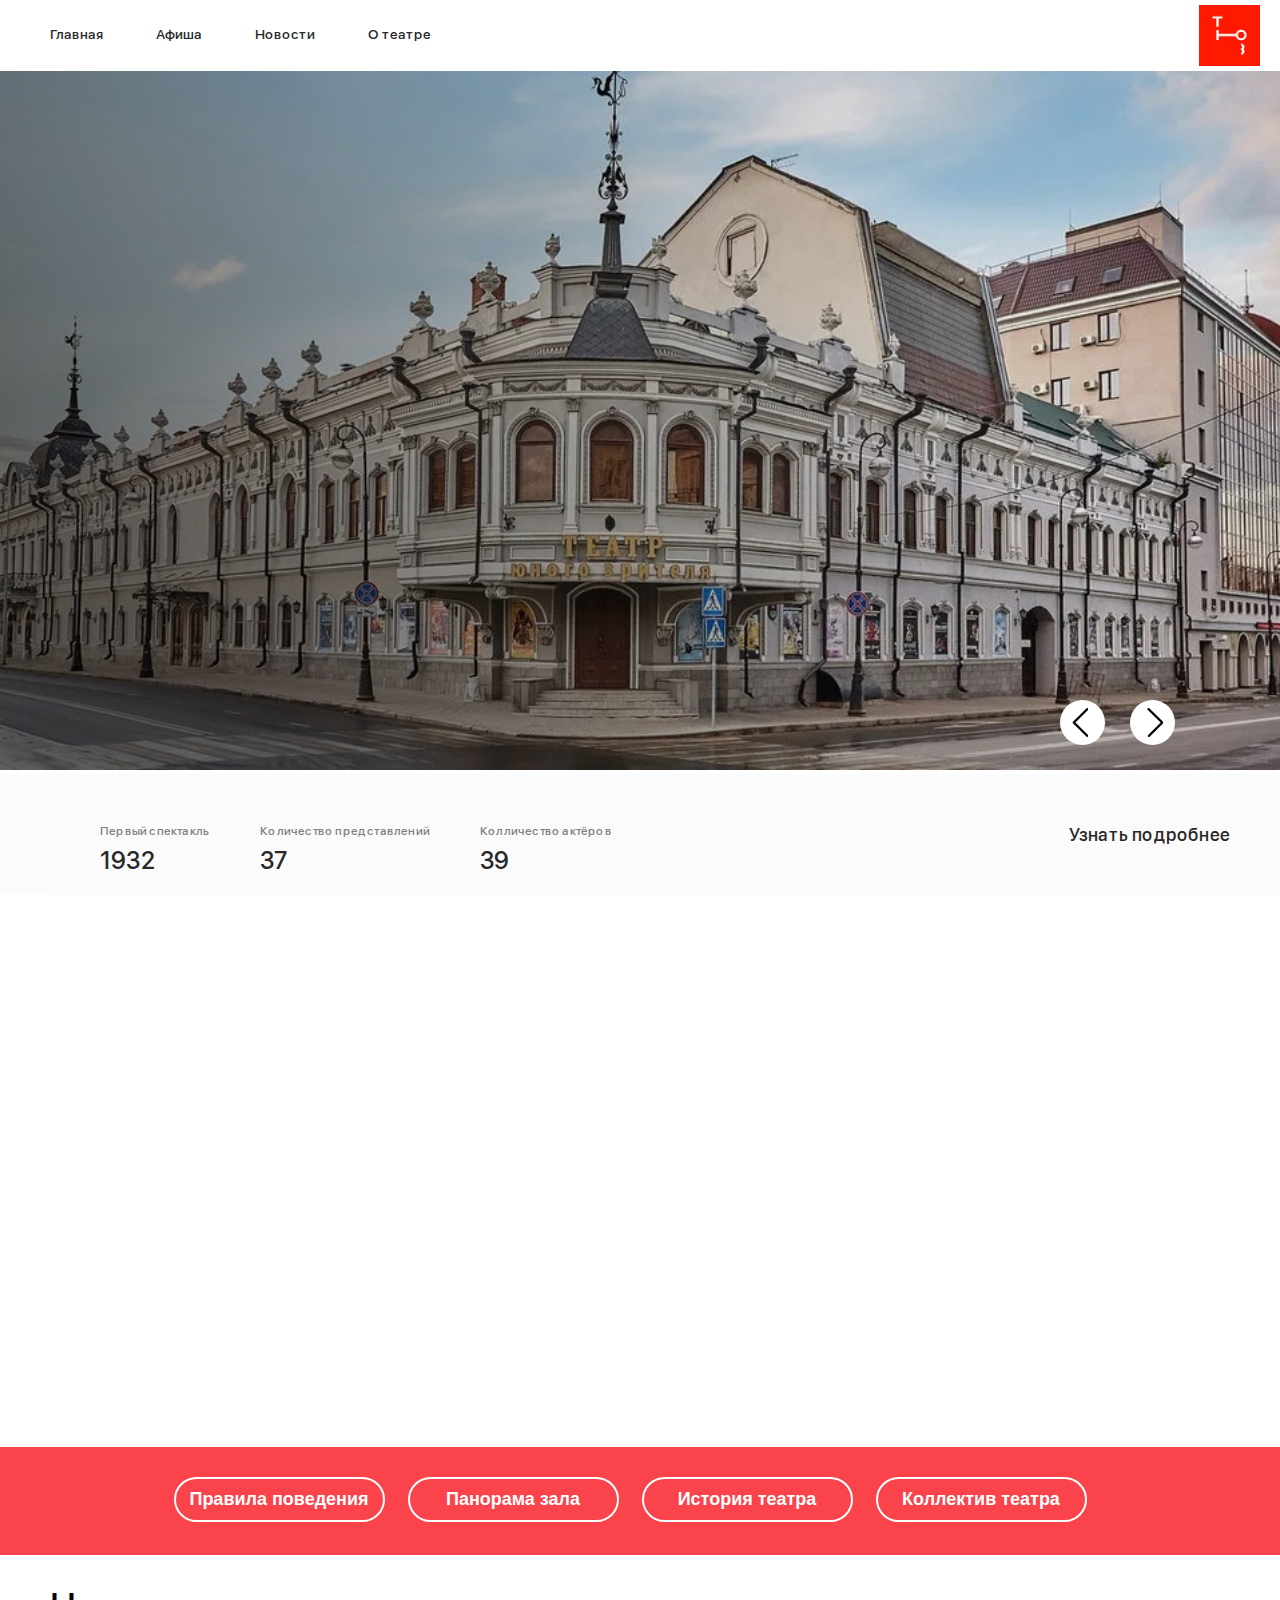
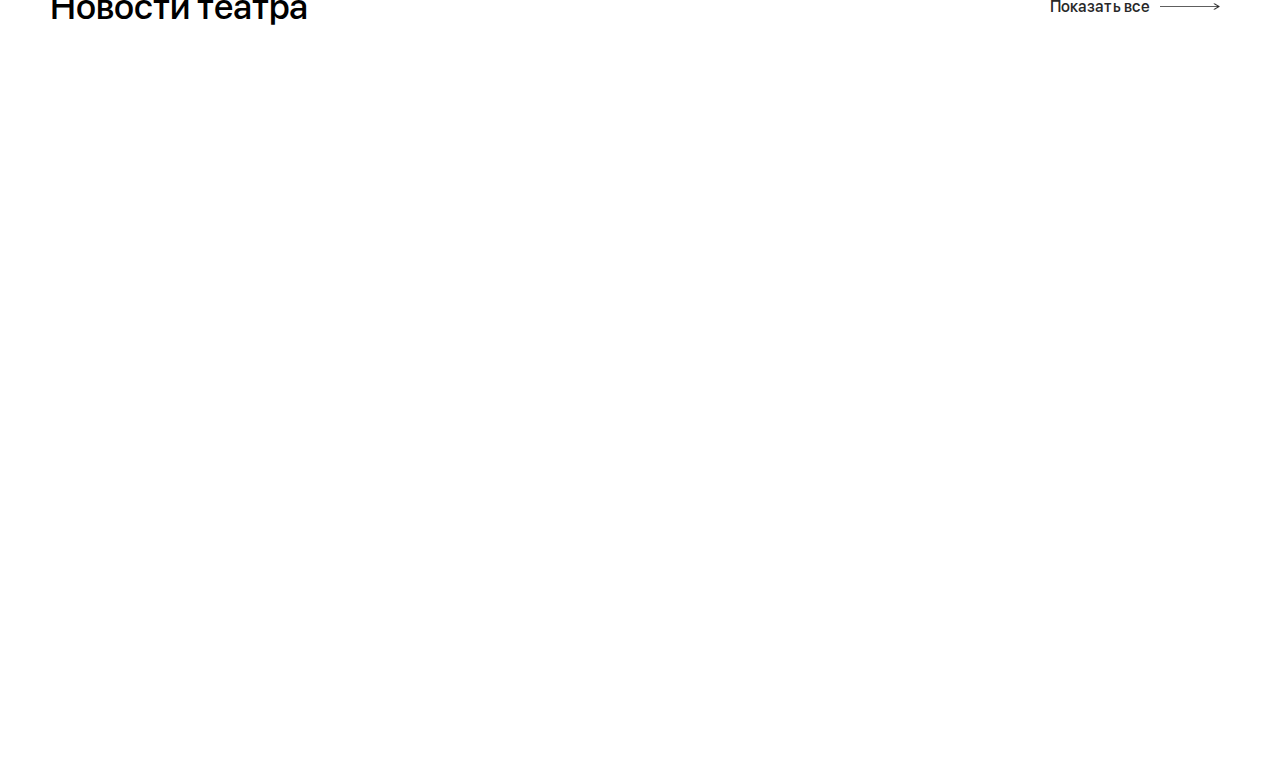
<file: index.html>
<!DOCTYPE html>
<html>

<head>

		<meta charset="utf-8">
		<link rel="stylesheet" type="text/css" href="css/main.css">		
		<link rel="stylesheet" href="css/owl.carousel.min.css">
		<link rel="stylesheet" href="css/owl.theme.default.min.css">
		<link
    rel="stylesheet"
    href="https://cdnjs.cloudflare.com/ajax/libs/animate.css/4.1.1/animate.min.css"
  />
  <link rel="icon" href="assets/images/logo.jpg" type="image/x-icon">
  <meta charset="utf-8">
  <link href = "css/style.css" rel = "stylesheet" type = "text/css" />
  <meta name="viewport" content="width=device-width,initial-scale=1.0">
  <title>Театр Юного Зрителя</title>
	
</head>



	<body>
		<header class="mainHeader">
		  	<div class="main__menu fixed">
		  		<div class="btn_up">
		  			<a href="main.html">Главная</a>
		  			<a href="poster.html">Афиша</a>
		  			<a href="news.html">Новости</a>
		  			<a href="museum.html">О театре</a>		
		  		</div>
		  		<img src="assets/images/logo.jpg" alt="" class="logo">
		  	</div>
			<div class="owl-carousel owl-theme">
			    <div class="item">
			    	<div class="gradient">
			    		<img src="assets/images/sliderPhoto.jpg" alt="" class="slider__photo">
			    	</div>
			    </div>
			    <div class="item"><img src="assets/images/fkpH-FlgJ-o.jpg" alt="" class="slider__photo">
			    </div>
			</div>
			<div id="header" class="rel">
			

		<div class="header_st">
			<div class="con1">
				<h1 class="up">Первый спектакль</h1>
				<h2 class="down">1932</h2>	
			</div>

			<div class="con2">
				<h1 class="up">Количество представлений</h1>
				<h2 class="down">37</h2>	
			</div>


			<div class="con3">
				<h1 class="up">Колличество актёров</h1>
				<h2 class="down">39</h2>	
			</div>
			<a href="museum.html" class="moreIfnoStart">Узнать подробнее</a>
		</div>
			 	 
			</div>
		</header>
		<div class="litGal">
		<div class="list">
			<h2 class="animate__animated listh2 animate__faster">Ближайшие премьеры</h2>
			<div class="gal animate__animated animate__faster">
				<div class="owl-carousel owl-theme">
				    <div class="item">
				    	<div class="block" style="background-image: url('assets/images/9I3Mn0jfH2s.jpg');">
				    		<div style="display:flex;">
					    		<div class="date">14 мая,  11:00</div>
					    		<div class="rate">0+</div>
					    	</div>
					    	<div class="">
					    		<p class="name">Светлячки</p>
					    		<p class="desc">Герои этой волшебной сказки Фоник и Светик охраняют Луну. Они рассказывают малышам о том, как появляется свет, и предлагают зрителям окунуться в мир чудес! Ещё в нашем лесу живёт Мотылёк, который мечтает быть таким же ярким, как Светлячки, и отправляется в ночное путешествие вместе с главными героями.</p>
					    	</div>
				    	</div>
				    </div>
				    <div class="item"><div class="block" style="background-image: url('assets/images/peopPhoto.jpg');">
				    		<div style="display:flex;">
					    		<div class="date">14 мая, 11:00</div>
					    		<div class="rate">14+</div>
					    	</div>
					    	<div class="">
					    		<p class="name">Иваново детство</p>
					    		<p class="desc">Иван — это ребёнок, снедаемый страстью взрослого. Он потерял детство на войне и погиб, потому что жил как взрослый.</p>
					    	</div>
				    	</div></div>
				    <div class="item"><div class="block" style="background-image: url('assets/images/bQQ92jI2ZMo.jpg');">
				    		<div style="display:flex;">
					    		<div class="date">14 Мая, 18:30</div>
					    		<div class="rate">16+</div>
					    	</div>
					    	<div class="">
					    		<p class="name">Приглашение на кАЗнь</p>
					    		<p class="desc">Цинцинната Ц. приговорили к смерти за его особенность. И теперь в ожидании смерти он расстается постепенно с фальшивыми привязанностями, понятиями, идеями, сохраняя и оберегая в себе, то единственно важное, что будет жить вечно и что является единственной реальностью.</p>
					    	</div>
				    	</div></div>
				    <div class="item"><button class="more" onclick="window.location.href = 'poster.html';">Афиша</button></div>
				</div>
			</div>
		</div>
		</div>
		<div class="polos">
			<button href="#"> Правила поведения </button>
			<button href="#"> Панорама зала</button>
			<button href="#"> История театра</button>
			<button href="#"> Коллектив театра</button>
		</div>
		<div class="container">
		<div class="news">
			<div class="top">
				<h2 class="newsh2">Новости театра</h2>
				<a class="arrowMoreBt" href="news.html">
					<p>Показать все</p>
					<img src="assets/images/arrowMore.png" alt="" class="arrowMore">
				</a>
				
			</div>
			
		</div>
		<div class="newsPosts" >
			<div class="newsPostsRow">
				<div class="post animate__animated ">
					<img src="assets/images/theatNews.jpg" alt="">
					<div class="description">
						<h4>24 мая - благотворительный показ спектакля «Иваново детство»</h4>
						<p>12.05.21</p>
					</div>
					<p class="NewsFont">24 мая пройдет благотворительный показ спектакля “Иваново детство”.</p>
				</div>
				<div class="post animate__animated "><img src="assets/images/Rectangle 154.jpg" alt="">
					<div class="description">
						<h4>"Маленький принц" с сурдопереводом и тифлокомментированием</h4>
						<p>12.05.21</p>
					</div>
					<p class="NewsFont">29 мая пройдет показ в рамках проекта "Театр без границ"</p></div>
			</div>
			<div class="newsPostsRow">
				<div class="post animate__animated "><img src="assets/images/Rectangle 155.jpg" alt="">
					<div class="description">
						<h4>Вячеслав Казанцев - народный артист РТ!</h4>
						<p>12.05.21</p>
					</div>
					<p class="NewsFont">Президент РТ Рустам Минниханов присвоил ему звание в Казанском Кремле</p></div>
				<div class="post animate__animated "><img src="assets/images/Rectangle 156.jpg" alt="">
					<div class="description">
						<h4>Радион Букаев представит свой первый спектакль в Казанском ТЮЗе</h4>
						<p>12.05.21</p>
					</div>
					<p class="NewsFont">Им станет постановка о 1970-1980 годах театра, приуроченная к 90-летнему юбилею ТЮЗа

</p></div>
			</div>
		</div>
			<div class="bgMap">
				<script type="text/javascript" charset="utf-8" async src="https://api-maps.yandex.ru/services/constructor/1.0/js/?um=constructor%3A0de1b10c93c2e46ae103906cdb27eb4ba3c999858bda5caa435136af47b0e7d7&amp;width=100%25&amp;height=450&amp;lang=ru_RU&amp;scroll=true"></script>
			</div></div>
		  <footer style="opacity: 0">
		  	<h4>телефон : +7(843)292-18-75 </h4>
		  	<h4>адрес:  Казань, улица Островского, 10</h4>



		  </footer>
		  <script type="text/javascript" src="js/jquery-3.6.0.min.js"></script>
			<script type="text/javascript" src="js/main.js"></script>
			<script  type="text/javascript" src="js/owl.carousel.min.js"></script>
			<script  type="text/javascript" src="js/owl.carousel.js"></script>
	</body>




</html>
</file>
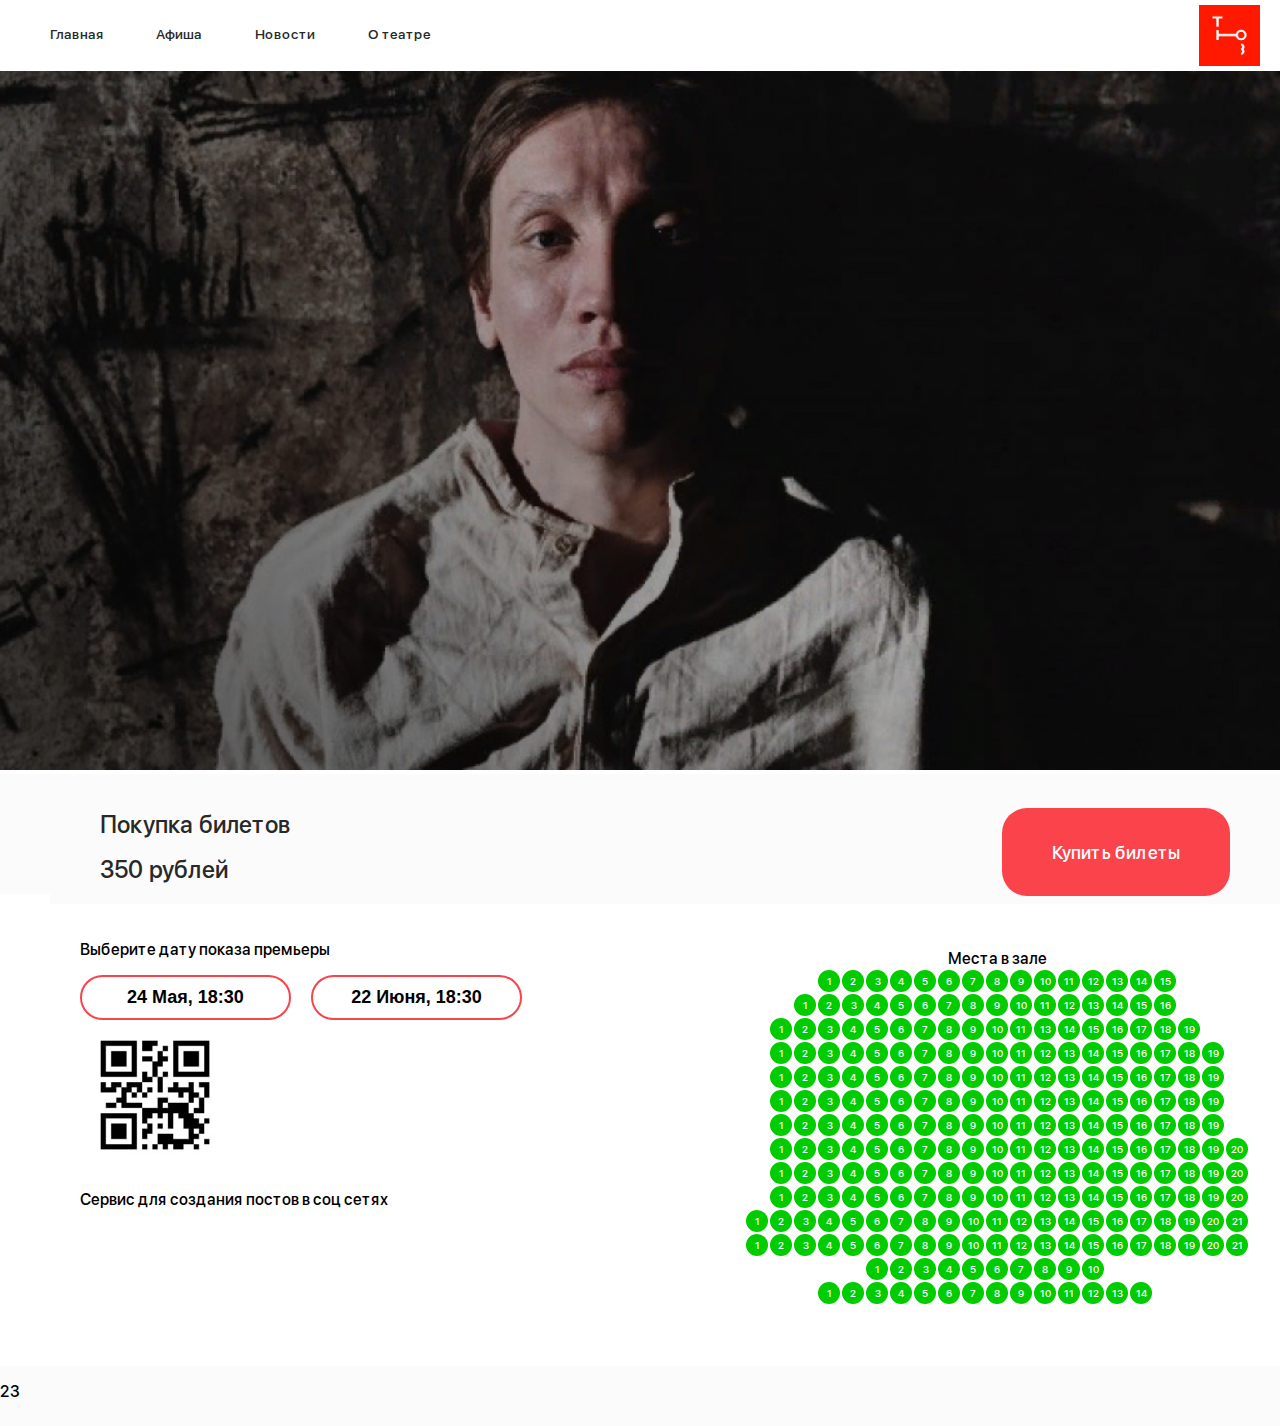
<file: buyPage.html>
<!DOCTYPE html>
<html>

<head>

        <meta charset="utf-8">
        <link rel="stylesheet" type="text/css" href="css/main.css">
        <link rel="stylesheet" type="text/css" href="css/museum.css">
        <link rel="stylesheet" type="text/css" href="css/buy.css">   
        <link rel="stylesheet" type="text/css" href="css/ivent.css">     
        <link rel="stylesheet" href="css/owl.carousel.min.css">
        <link rel="stylesheet" href="css/owl.theme.default.min.css">
        <link
    rel="stylesheet"
    href="https://cdnjs.cloudflare.com/ajax/libs/animate.css/4.1.1/animate.min.css"
  />
  <link rel="icon" href="assets/images/logo.jpg" type="image/x-icon">
  <title>Покупка билета</title>
  <link href="https://cdn.jsdelivr.net/npm/bootstrap@5.0.1/dist/css/bootstrap.min.css" rel="stylesheet" integrity="sha384-+0n0xVW2eSR5OomGNYDnhzAbDsOXxcvSN1TPprVMTNDbiYZCxYbOOl7+AMvyTG2x" crossorigin="anonymous">
<script src="https://cdn.jsdelivr.net/npm/bootstrap@5.0.1/dist/js/bootstrap.bundle.min.js" integrity="sha384-gtEjrD/SeCtmISkJkNUaaKMoLD0//ElJ19smozuHV6z3Iehds+3Ulb9Bn9Plx0x4" crossorigin="anonymous"></script>
  <meta charset="utf-8">
  <link href = "css/style.css" rel = "stylesheet" type = "text/css" />
    
</head>



    <body>
        <header class="mainHeader">
            <div class="main__menu fixed">
                <div class="btn_up">
                    <a href="index.html">Главная</a>
                    <a href="poster.html">Афиша</a>
                    <a href="news.html">Новости</a>
                    <a href="museum.html">О театре</a>      
                </div>
                <img src="assets/images/logo.jpg" alt="" class="logo">
            </div>
                <div class="item">
                    <div class="gradient">
                        <img src="assets/images/inno 1.jpg" alt="" class="slider__photo">
                    </div>
                </div>
              
    <div id="header">
        <div class="header_st">
            <div class="con1">
                <h1 id="ivent_1">Покупка билетов</h1>
                <h2 class="down">350 рублей</h2>
            </div>
                <a href="#" class="btn_buy_bil" style="color: #FFF">Купить билеты</a>
            </div>


            
            </div>


                 
            </div>
        </div>

            <div class="del" style="display:flex; padding: 30PX">
                <div class="" style="display:flex; padding-right:10PX; ">
                    <div>
                    <p style="margin-left:50px;">Выберите дату показа премьеры</p>
                        <div style="display:flex;margin-left:50px;">
                            <button class="but first">24 Мая, 18:30</button>
                            <button class="but second">22 Июня, 18:30</button>
                        </div>
                    <img src="assets/images/QR.jpg" style="width:150px;height:150px;margin-left:50px" alt="">
                    <p style="margin-left:50px;">Сервис для создания постов в соц сетях</p>
                    </div>
                </div>
                <div class="table" style="width:fit-content;">
                    <table>
                      <caption style="text-align:center;">Места в зале</caption>
                      <tr>
                        <td></td>
                        <td></td>
                        <td></td>
                        <td>1</td>
                        <td>2</td>
                        <td>3</td>
                        <td>4</td>
                        <td>5</td>
                        <td>6</td>
                        <td>7</td>
                        <td>8</td>
                        <td>9</td>
                        <td>10</td>
                        <td>11</td>
                        <td>12</td>
                        <td>13</td>
                        <td>14</td>
                        <td>15</td>
                        <td></td>
                        <td></td>
                        <td></td>
                      </tr>
                      <tr>
                        <td></td>
                        <td></td>
                        <td>1</td>
                        <td>2</td>
                        <td>3</td>
                        <td>4</td>
                        <td>5</td>
                        <td>6</td>
                        <td>7</td>
                        <td>8</td>
                        <td>9</td>
                        <td>10</td>
                        <td>11</td>
                        <td>12</td>
                        <td>13</td>
                        <td>14</td>
                        <td>15</td>
                        <td>16</td>
                        <td></td>
                        <td></td>
                      </tr>
                      <tr>
                        <td></td>
                        <td>1</td>
                        <td>2</td>
                        <td>3</td>
                        <td>4</td>
                        <td>5</td>
                        <td>6</td>
                        <td>7</td>
                        <td>8</td>
                        <td>9</td>
                        <td>10</td>
                        <td>11</td>
                        <td>13</td>
                        <td>14</td>
                        <td>15</td>
                        <td>16</td>
                        <td>17</td>
                        <td>18</td>
                        <td>19</td>
                        <td></td>
                      </tr>
                      <tr>
                        <td></td>
                        <td>1</td>
                        <td>2</td>
                        <td>3</td>
                        <td>4</td>
                        <td>5</td>
                        <td>6</td>
                        <td>7</td>
                        <td>8</td>
                        <td>9</td>
                        <td>10</td>
                        <td>11</td>
                        <td>12</td>
                        <td>13</td>
                        <td>14</td>
                        <td>15</td>
                        <td>16</td>
                        <td>17</td>
                        <td>18</td>
                        <td>19</td>
                      </tr>
                      <tr>
                        <td></td>
                        <td>1</td>
                        <td>2</td>
                        <td>3</td>
                        <td>4</td>
                        <td>5</td>
                        <td>6</td>
                        <td>7</td>
                        <td>8</td>
                        <td>9</td>
                        <td>10</td>
                        <td>11</td>
                        <td>12</td>
                        <td>13</td>
                        <td>14</td>
                        <td>15</td>
                        <td>16</td>
                        <td>17</td>
                        <td>18</td>
                        <td>19</td>
                      </tr>
                      <tr>
                        <td></td>
                        <td>1</td>
                        <td>2</td>
                        <td>3</td>
                        <td>4</td>
                        <td>5</td>
                        <td>6</td>
                        <td>7</td>
                        <td>8</td>
                        <td>9</td>
                        <td>10</td>
                        <td>11</td>
                        <td>12</td>
                        <td>13</td>
                        <td>14</td>
                        <td>15</td>
                        <td>16</td>
                        <td>17</td>
                        <td>18</td>
                        <td>19</td>
                      </tr>
                      <tr>
                        <td></td>
                        <td>1</td>
                        <td>2</td>
                        <td>3</td>
                        <td>4</td>
                        <td>5</td>
                        <td>6</td>
                        <td>7</td>
                        <td>8</td>
                        <td>9</td>
                        <td>10</td>
                        <td>11</td>
                        <td>12</td>
                        <td>13</td>
                        <td>14</td>
                        <td>15</td>
                        <td>16</td>
                        <td>17</td>
                        <td>18</td>
                        <td>19</td>
                      </tr>
                      <tr>
                        <td></td>
                        <td>1</td>
                        <td>2</td>
                        <td>3</td>
                        <td>4</td>
                        <td>5</td>
                        <td>6</td>
                        <td>7</td>
                        <td>8</td>
                        <td>9</td>
                        <td>10</td>
                        <td>11</td>
                        <td>12</td>
                        <td>13</td>
                        <td>14</td>
                        <td>15</td>
                        <td>16</td>
                        <td>17</td>
                        <td>18</td>
                        <td>19</td>
                        <td>20</td>
                      </tr>
                      <tr>
                  <td></td>
                        <td>1</td>
                        <td>2</td>
                        <td>3</td>
                        <td>4</td>
                        <td>5</td>
                        <td>6</td>
                        <td>7</td>
                        <td>8</td>
                        <td>9</td>
                        <td>10</td>
                        <td>11</td>
                        <td>12</td>
                        <td>13</td>
                        <td>14</td>
                        <td>15</td>
                        <td>16</td>
                        <td>17</td>
                        <td>18</td>
                        <td>19</td>
                        <td>20</td>
                      </tr>
                      <tr>
                 <td></td>
                        <td>1</td>
                        <td>2</td>
                        <td>3</td>
                        <td>4</td>
                        <td>5</td>
                        <td>6</td>
                        <td>7</td>
                        <td>8</td>
                        <td>9</td>
                        <td>10</td>
                        <td>11</td>
                        <td>12</td>
                        <td>13</td>
                        <td>14</td>
                        <td>15</td>
                        <td>16</td>
                        <td>17</td>
                        <td>18</td>
                        <td>19</td>
                        <td>20</td>
                      </tr>
                      <tr>
                        <td>1</td>
                        <td>2</td>
                        <td>3</td>
                        <td>4</td>
                        <td>5</td>
                        <td>6</td>
                        <td>7</td>
                        <td>8</td>
                        <td>9</td>
                        <td>10</td>
                        <td>11</td>
                        <td>12</td>
                        <td>13</td>
                        <td>14</td>
                        <td>15</td>
                        <td>16</td>
                        <td>17</td>
                        <td>18</td>
                        <td>19</td>
                        <td>20</td>
                        <td>21</td>
                      </tr>
                      <tr> 
                      
                        <td>1</td>
                        <td>2</td>
                        <td>3</td>
                        <td>4</td>
                        <td>5</td>
                        <td>6</td>
                        <td>7</td>
                        <td>8</td>
                        <td>9</td>
                        <td>10</td>
                        <td>11</td>
                        <td>12</td>
                        <td>13</td>
                        <td>14</td>
                        <td>15</td>
                        <td>16</td>
                        <td>17</td>
                        <td>18</td>
                        <td>19</td>
                        <td>20</td>
                        <td>21</td>
                      </tr>
                      <tr>
                        <td></td>
                        <td></td>
                        <td></td>
                        <td></td>
                        <td></td>
                        <td>1</td>
                        <td>2</td>
                        <td>3</td>
                        <td>4</td>
                        <td>5</td>
                        <td>6</td>
                        <td>7</td>
                        <td>8</td>
                        <td>9</td>
                        <td>10</td>
                        <td></td>
                        <td></td>
                        <td></td>
                        <td></td>
                        <td></td>
                      </tr>
                      <tr>
                        <td></td>
                        <td></td>
                        <td></td>
                        <td>1</td>
                        <td>2</td>
                        <td>3</td>
                        <td>4</td>
                        <td>5</td>
                        <td>6</td>
                        <td>7</td>
                        <td>8</td>
                        <td>9</td>
                        <td>10</td>
                        <td>11</td>
                        <td>12</td>
                        <td>13</td>
                        <td>14</td>
                        <td></td>
                        <td></td>
                        <td></td>
                      </tr>
                    </table>
                </div>
            </div>
<form>
    <div class="form">
  <div class="form-row" style="display:flex">
    <div class="form-group col-md-6">
      <label for="inputEmail4">Почта</label>
      <input type="email" class="form-control" id="inputEmail4" placeholder="Email">
    </div>
    <div class="form-group col-md-6">
      <label for="inputPassword4">Телефон</label>
      <input type="phonenumber" class="form-control" id="inputPassword4" placeholder="Телефон">
    </div>
  </div>
  <div class="form-row"style="display:flex">
    <div class="form-group col-md-6">
      <label for="inputEmail4">Фамилия</label>
      <input type="email" class="form-control" id="inputEmail4" placeholder="Фамилия">
    </div>
    <div class="form-group col-md-6">
      <label for="inputPassword4">Имя</label>
      <input type="name" class="form-control" id="inputPassword4" placeholder="Имя">
    </div>
  </div>
  <div class="pay">
    <p class="costtext"></p>
    <p class="costdate"></p>
    <button type="submit" href="#" class="btn btn-outline-danger" >Отменить</button>
    <button type="submit" href="#" class="btn btn-outline-danger" >Купить</button>
</div>
  
</div>
</form>

            
          <footer style="margin-top: 30px;">
            <p>23</p>




          </footer>
          <script type="text/javascript" src="js/jquery-3.6.0.min.js"></script>
            <script type="text/javascript" src="js/main.js"></script>
            <script type="text/javascript" src="js/buy.js"></script>
            <script type="text/javascript" src="js/museum.js"></script>
            <script  type="text/javascript" src="js/owl.carousel.min.js"></script>
            <script  type="text/javascript" src="js/owl.carousel.js"></script>
    </body>




</html>
</file>
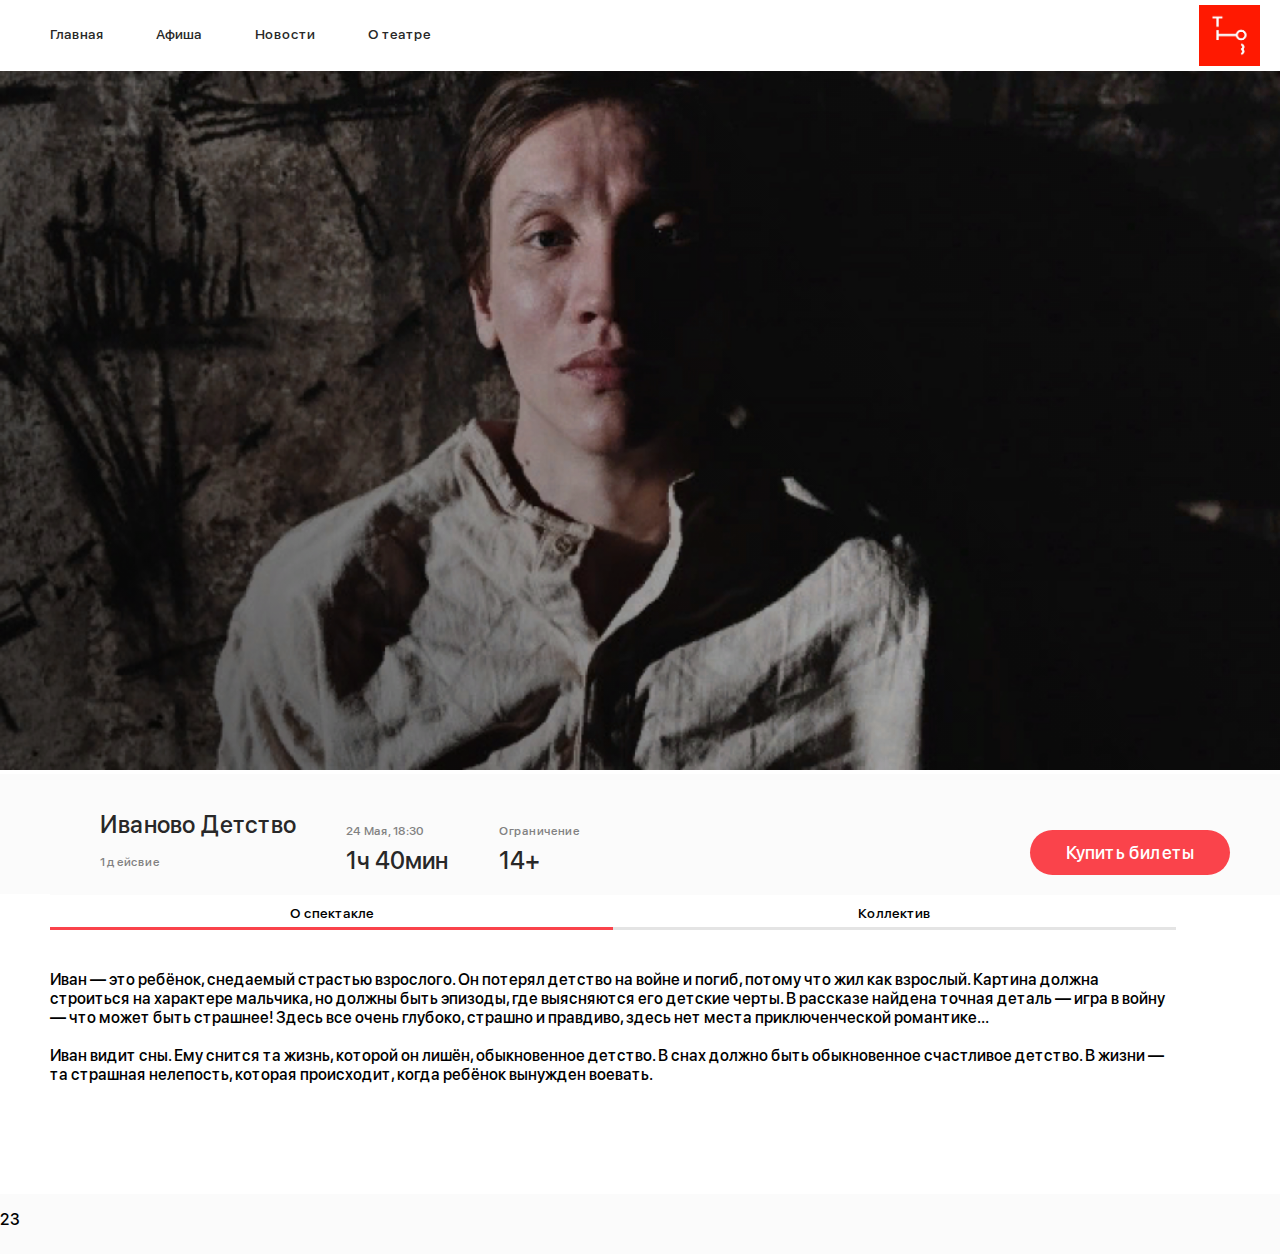
<file: ivent.html>
<!DOCTYPE html>
<html>

<head>

		<meta charset="utf-8">
		<link rel="stylesheet" type="text/css" href="css/main.css">
		<link rel="stylesheet" type="text/css" href="css/museum.css">
		<link rel="stylesheet" type="text/css" href="css/ivent.css">		
		<link rel="stylesheet" href="css/owl.carousel.min.css">
		<link rel="stylesheet" href="css/owl.theme.default.min.css">
		<link
    rel="stylesheet"
    href="https://cdnjs.cloudflare.com/ajax/libs/animate.css/4.1.1/animate.min.css"
  />

  <meta charset="utf-8">
  <link href = "css/style.css" rel = "stylesheet" type = "text/css" />
  <title>Иваново детсво</title>
  <link rel="icon" href="assets/images/logo.jpg" type="image/x-icon">
	
</head>



	<body>
		<header class="mainHeader">
		  	<div class="main__menu fixed">
		  		<div class="btn_up">
		  			<a href="index.html">Главная</a>
		  			<a href="poster.html">Афиша</a>
		  			<a href="news.html">Новости</a>
		  			<a href="museum.html">О театре</a>		
		  		</div>
		  		<img src="assets/images/logo.jpg" alt="" class="logo">
		  	</div>
			    <div class="item">
			    	<div class="gradient">
			    		<img src="assets/images/inno 1.jpg" alt="" class="slider__photo" style="object-fit: cover;object-position: center;">
			    	</div>
			    </div>
			  
	<div id="header">
		<div class="header_st">
			<div class="con1">
				<h1 id="ivent_1">Иваново Детство</h1>
				<h2 id="ivent_2">1 дейсвие</h2>	
			</div>

			<div class="con2">
				<h1 class="up">24 Мая, 18:30</h1>
				<h2 class="down">1ч 40мин</h2>	
			</div>


			<div class="con3">
				<h1 class="up">Ограничение</h1>
				<h2 class="down">14+</h2>	
			</div>
				<a href="buyPage.html" class="btn_buy" style="color: #FFF">Купить билеты</a>
			</div>


			<div class="txt">
				<div class="hr_btn">
					<h1 class="btn_txt" id="btn_txt_1" style="border-bottom: 3px #FA434B solid">О спектакле</h1>
					<h1 class="btn_txt" id="btn_txt_2" style="border-bottom: 3px #E0E0E0E0 solid">Коллектив</h1>
				</div>
				<div id="txt_1">Иван — это ребёнок, снедаемый страстью взрослого. Он потерял детство на войне и погиб, потому что жил как взрослый. Картина должна строиться на характере мальчика, но должны быть эпизоды, где выясняются его детские черты. В рассказе найдена точная деталь — игра в войну — что может быть страшнее! Здесь все очень глубоко, страшно и правдиво, здесь нет места приключенческой романтике…

				<br>
				<br>

				Иван видит сны. Ему снится та жизнь, которой он лишён, обыкновенное детство. В снах должно быть обыкновенное счастливое детство. В жизни — та страшная нелепость, которая происходит, когда ребёнок вынужден воевать.</div>
				<div id="txt_2">РЕЖИССЁР: Антон Фёдоров

СЦЕНОГРАФИЯ: Антон Фёдоров
<br><br>
ХУДОЖНИК ПО КОСТЮМАМ: Ксения Шачнева
<br><br>
ХУДОЖНИК ПО СВЕТУ: Игорь Фомин
<br><br>
ХОРЕОГРАФ: Марсель Нуриев
<br><br>
РАБОТА С КУКЛОЙ: Анна Деркач
<br><br>
ПИАНИСТ: Борис Пивоваров
<br><br>
Действующие лица
и исполнители
<br><br>
Старшина Катасонов
народный артист РТ
<br><br>
Михаил Меркушин
Подполковник Грязнов
народный артист РТ
<br><br>
Сергей Мосейко
Первый солдат
заслуженный артист РТ
<br><br>
Алексей Зильбер
Старик
артист
<br><br>
Александр Яндаев
Иван
артист

<br></div>
			</div>


			 	 
			</div>
		</div>
		  <footer style="margin-top: 300px;">
		  	<p>23</p>




		  </footer>
		  <script type="text/javascript" src="js/jquery-3.6.0.min.js"></script>
			<script type="text/javascript" src="js/main.js"></script>
			<script type="text/javascript" src="js/museum.js"></script>
			<script  type="text/javascript" src="js/owl.carousel.min.js"></script>
			<script  type="text/javascript" src="js/owl.carousel.js"></script>
	</body>




</html>
</file>
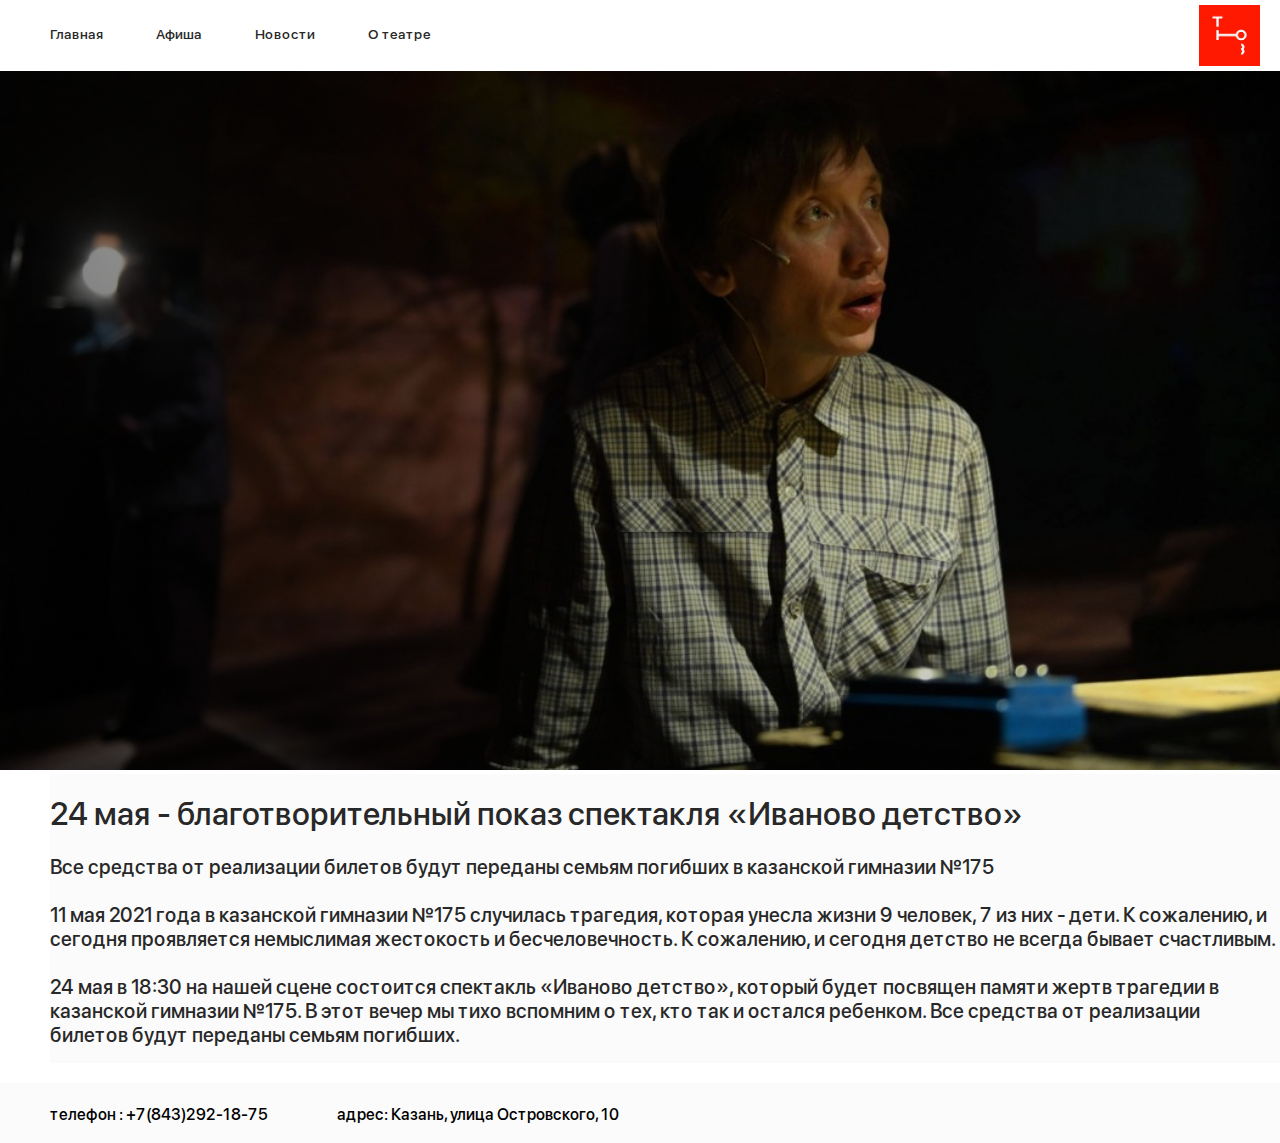
<file: news_page.html>
<!DOCTYPE html>
<html>

<head>

		<meta charset="utf-8">
		<link rel="stylesheet" type="text/css" href="css/main.css">
		<link rel="stylesheet" type="text/css" href="css/museum.css">
		<link rel="stylesheet" type="text/css" href="css/ivent.css">
		<link rel="stylesheet" type="text/css" href="css/news_page.css">		
		<link rel="stylesheet" href="css/owl.carousel.min.css">
		<link rel="stylesheet" href="css/owl.theme.default.min.css">
		<link
    rel="stylesheet"
    href="https://cdnjs.cloudflare.com/ajax/libs/animate.css/4.1.1/animate.min.css"
  />
  <link rel="icon" href="assets/images/logo.jpg" type="image/x-icon">

  <meta charset="utf-8">
  <link href = "css/style.css" rel = "stylesheet" type = "text/css" />
  <title>Новость</title>
	
</head>



	<body>
		<header class="mainHeader">
		  	<div class="main__menu fixed">
		  		<div class="btn_up">
		  			<a href="index.html">Главная</a>
		  			<a href="poster.html">Афиша</a>
		  			<a href="news.html">Новости</a>
		  			<a href="museum.html">О театре</a>		
		  		</div>
		  		<img src="assets/images/logo.jpg" alt="" class="logo">
		  	</div>
			    <div class="item">
			    	<div class="gradient">
			    		<img src="assets/images/DSC_5.jpg" alt="" class="slider__photo news_pagePhoto" style="object-position:top;">
			    	</div>
			    </div>
			  

		<div class="header_st">
			<div class="con1">
				<h1 id="zag_news">24 мая - благотворительный показ спектакля «Иваново детство»</h1>
				<h2 id="txt_news">Все средства от реализации билетов будут переданы семьям погибших в казанской гимназии №175
<br><br>
11 мая 2021 года в казанской гимназии №175 случилась трагедия, которая унесла жизни 9 человек, 7 из них - дети. К сожалению, и сегодня проявляется немыслимая жестокость и бесчеловечность. К сожалению, и сегодня детство не всегда бывает счастливым.

<br><br>
24 мая в 18:30 на нашей сцене состоится спектакль «Иваново детство», который будет посвящен памяти жертв трагедии в казанской гимназии №175. В этот вечер мы тихо вспомним о тех, кто так и остался ребенком. Все средства от реализации билетов будут переданы семьям погибших.</h2>	
			</div>
		</div>

			 	 
			</div>
		 <footer>
		  	<h4>телефон : +7(843)292-18-75 </h4>
		  	<h4>адрес:  Казань, улица Островского, 10</h4>
		  </footer>
		  <script type="text/javascript" src="js/jquery-3.6.0.min.js"></script>
			<script type="text/javascript" src="js/main.js"></script>
			<script  type="text/javascript" src="js/owl.carousel.min.js"></script>
			<script  type="text/javascript" src="js/owl.carousel.js"></script>
	</body>




</html>
</file>
<file: css/main.css>
body {
  box-sizing: border-box;
  font-family: 'San Francisco Pro';
font-style: normal;
font-weight: 600;
margin:0;
}



.container{
 max-width:1440px;
  margin:auto;
}

a{
  text-decoration: none;
}
button{
  cursor: pointer;
}

#header {
	height: 120px;
  background: #FBFBFB;
  z-index: 1;
}
.fixed {
	position: fixed;
	top: 0;
	width: 100%;
}

.gal{
  opacity: 0;
}

button:active, button:focus {
  outline: none;
}
button::-moz-focus-inner {
  border: 0;
}

.header_st{
  padding:0; 
  margin-left:50px;
  display: flex;
  background: #fbfbfb;
}

.up{
  padding-top:42px ;
  margin-left:50px;
  font-style: normal;
  font-weight: bold;
  font-size: 12px;
  line-height: 14px;
  display: flex;
  align-items: center;
  letter-spacing: 0.2px;

  color: #818181;
}


.down{
  margin-top:3px; 
  margin-left:50px;

  font-style: normal;
  font-size: 24px;
  line-height: 29px;
  display: flex;
  align-items: center;
  letter-spacing: 0.2px;

  color: #282828;
}

/* For aesthetics only ------------------------------------------------------------------*/

.main__menu{
  display: block;
  background: #FFFFFF;
  width: 100%;
  height: 71px;
  z-index: 3;
  display:flex;
}

.main__menu a{
  margin-right: 50px;
  color: #282828;
}

.btn_up{
  width: 500px;  
  height: 18px;
  margin-left: 50px;
  padding-top: 26px;
  font-weight: 600;
  font-size: 14px;
}

.header_st a{
  color: #282828;
  font-weight: 600;
  font-size: 18px;
  line-height: 21px;
  display: flex;
  align-items: center;
  text-align: right;
  letter-spacing: 0.2px;
  height: fit-content;
  margin:auto 50px auto auto;
}

.explanation {
  padding: 20px;
  max-width: 600px;
  p {
    max-width: 300px;
    color: #fff;
    font-size: 0.8rem;
  }
}
.slider__photo{
  width: 100%;
}

.list{
  margin-top: 10px;
}

.list h2{
  margin-left:50px;
  opacity: 0;
  position: relative;
  z-index: -1;
  font-weight: bold;
  font-size: 36px;
}
.rel{
  position: relative;
  height: 240px;
}

.block{
  background: grey;
  width: 305px;
  height: 400px;
  margin: 10px;
}

.gal{
  /*display: inline-flex;*/
  margin-left:50px;
}




.gradient {
  width: 100%;
  display: inline-block;
  position: relative; ;    
  line-height: 0;
}
.gradient:after {
  content: "";
  display: block;    
  width: 100%;
  height: 100%;    
  position: absolute;
  top: 0;      
  left: 0;   
  background: transparent;
  background-image: linear-gradient(234.97deg, rgba(0, 0, 0, 0.08) 29.39%, rgba(0, 0, 0, 0.71) 86.57%);  opacity: 0.8;
}


.polos{
  padding-top: 30px;
  color: #FA434B;
}

.more{
  border: 2px #282828 solid;
  border-radius: 100px;
  background-color: #fff;
  margin-top: 50%;
  padding: 10px 50px;
  font-size:20px;
  margin-left:50px;
  transition: 0.5s;
}

.more:active {
 outline: none;
}

.more:hover{
  background: #282828;
  color: #fff;
}

.date{
  background: #FA434B;
    color: #fff;
    border-radius: 20px;
    width: fit-content;
    height: fit-content;
    padding: 5px 20px;
    margin-top: 10px;
    margin-left: 10px;
}

.rate{
  background-color: #efefef;
  color: #000;
    border-radius: 20px;
    width: fit-content;
    height: fit-content;
    padding: 5px 20px;
    margin-top: 10px;
    margin-left: 10px;
}

.name{
  color: white;
  margin-top:70%;
  margin-left:10px;
  font-weight: 500;
  font-size: 20px;

}

.desc{
  color:white;
  font-size:12px;
  margin-left:10px;
  margin-right:10px;
  font-style: normal;
font-weight: 400;
font-size: 12px;
}

.polos{
  width: 100%;
  height: 78px;
  background: #FA434B;
  text-align: center;
  margin-top: 30px;
}
.polos div{
  
  padding: 30px 165px ;
  text-align: center; 
}
.polos button{
  margin-right:20px; 
  color: #ffffff;
  width: 211px;
  height: 45px;
  border:  2.5px #ffffff solid;
  border-radius: 40px;
  background: #FA434B;
  transition: .5s;
  font-weight: 600;
font-size: 18px;
}

.polos button:hover{
  color:#FA434B;
  background: #fff;
}

.arrowMore{
  width: 60px;
    margin: auto 10px;
    height: 7px;
}

.top{
  display: flex;
}

.arrowMoreBt{
  cursor: pointer;
    display: flex;
    margin-right: 50px;
    margin-left: auto;
}

.arrowMoreBt p{
  margin:auto; color: #282828
}

.newsPosts{
  width: 100%;
    height: 600px;
}

.newsPostsRow{
  width: 100%;
    height: 50%;
    display: flex
}

.post{
  /*background: #c4c4c4;*/
    width: 50%;
    height: 95%;
    margin: 20px 20px;
    opacity: 0;
}

.post img{
  height: 50%;
  width: 100%;
  object-fit: cover;
  object-position: center;
}

.description{
  display: flex;
  color: #000;
}

.description p{
  color:#c4c4c4;
  margin-left: auto;
  margin:auto 0 auto auto;
}

.NewsFont{
  font-style: normal;
font-weight: normal;
font-size: 12px;
line-height: 16px;color: #86837F;margin:0;
}

.bgMap{
  margin-top:50px;
}

footer{
  left: 0;
  bottom: 0;
  width: 100%;
  height: 180px;
  background: #000;
  margin-top:20px;
}

.btn_up a:hover{
  background-size: 100% 2px;
}

.btn_up a{
  text-decoration: none;
    background-image: linear-gradient(currentColor, currentColor);
    background-position: 0% 100%;
    background-repeat: no-repeat;
    background-size: 0% 2px;
    transition: background-size .3s;
}

.moreIfnoStart:hover{
  background-size: 100% 2px;
}

.moreIfnoStart{
  text-decoration: none;
    background-image: linear-gradient(currentColor, currentColor);
    background-position: 0% 100%;
    background-repeat: no-repeat;
    background-size: 0% 2px;
    transition: background-size .3s;
}

.logo{
  text-align: end;
  height: 61px;
  width: 61px;
  margin-left:auto;
  margin-right:20px;
  margin-top:5px;
}

.block:hover{
  filter: brightness(50%);
}

.block{
  filter: brightness(100%);
  transition: .5s;
  cursor: pointer;
}

.newsPosts .post img:hover{
  filter: brightness(50%)
}

.newsPosts .post img{
  filter: brightness(100%);
  transition: 0.5s;
  cursor: pointer;
}


footer{
  height: 60px;
  left: 0;
  bottom: 0;
  display: flex;
  background: #FBFBFB;
}
footer h4{
  padding-right: 20px;
  margin-left:50px;
}

html body.news_pagePhoto{
  object-position: top;
}

.newsh2{
  margin-left: 50px;
  font-weight: bold;
  font-size: 36px;
}

.description h4{
  font-weight: 500;
font-size: 20px;
}

.description p{
  font-weight: 500;
font-size: 20px;
line-height: 30px;
}

@media screen and (max-width: 900px){
   .polos{
    height: fit-content;
    padding-bottom:20px;
   }

   .polos button{
    margin-bottom:14px;
   }

   .description h4{
    font-size: 15px;
   }

   .description p{
    font-size: 13px;
   }

   .post {
    height: 70%;
    width: 90%;
    margin-left: 50%;
    transform: translate(-50%, 0px);
   }

   .newsh2{
    font-size:16px;
    margin-top:18px;
   }

   /*.block{
          margin-left: 50%;
        transform: translate(-50%, 0px);
    }*/

    .newsPostsRow{
      height: fit-content;
    }

    .list h2{
      font-size: 24px;
    }

    .header_st{
      margin-left:10px;
    }

    .up{
      font-size: 10px;
      padding-top:10px;
      margin-left:10px
    }

    .down{
      font-size: 16px;
      margin-left: 10px;
    }

    .newsPostsRow{
      display: block;
    }

    #header{
      height: 84px;
    }

  .main__menu a{
    font-size: 10px;
    margin-right: 15px;
  }
  .gal{
    margin-left: 0;
  }

  .header_st a{
    font-size: 13px;
  }

  .logo{
    width: 50px;
    height: 50px;
  }

  .main__menu{
    height: 62px;
  }

  .btn_up{
    padding-top: 22px;
  }

  .header_st a{
    margin: auto 27px auto auto;
  }

  .btn_up{
    margin-left:25px;
  }

  .polos button {
    margin-right: 20px;
    color: #ffffff;
    width: 199px;
    height: 38px;
    border: 2.5px #ffffff solid;
    border-radius: 40px;
    background: #FA434B;
    transition: .5s;
    font-weight: 600;
    font-size: 14px;
}

  .arrowMoreBt p{
    font-size: 10px;
  }

}
@media screen and (max-width: 800px){

  .block{
          margin-left: 50%;
        transform: translate(-50%, 0px);
    }
}

@media screen and (max-width: 550px){

}
</file>
<file: css/style.css>
@font-face {
    font-family: 'San Francisco Pro';
    src: local('San Francisco Pro Display Medium'), local('San-Francisco-Pro-Display-Medium'),
        url('SFProDisplay-Medium.woff2') format('woff2'),
        url('SFProDisplay-Medium.woff') format('woff'),
        url('SFProDisplay-Medium.ttf') format('truetype');
    font-weight: 600;
    font-style: normal;
  }
</file>
<file: css/museum.css>
.hr_cont{
	margin-top:40px; 
	display: flex;
}

.hr_btn{
	display: flex;
}
.ram img{
	height: 540px;
	width: 540px;
}
.txt{
	padding-right: 45px;
	width:88%;
	margin-left:50px;
	margin-top: 10px
	margin-right:50px;
}
.ram{
	padding: 10px;
	margin-left:auto;
	margin-right: 58px;
	width: 560px;
	height: 560px;
	background: #E7E7E8;
}
.btn_txt{
	padding-bottom: 5px;
	
	width:  50%;
	justify-content: center;



	font-style: normal;
    font-weight: 600;
	font-size: 14px;
	line-height: 18px;



	display: flex;
	align-items: center;
	text-align: center;
}

#btn_txt_1{
	border: #FA434B;
	
}

#btn_txt_2{
	border: #E0E0E0;

}



#txt_2{
	padding-top: 30px;

	display: none;
}

#txt_1{
	padding-top: 30px;
}
</file>
<file: css/buy.css>
a.btn_buy_bil {
	padding: 14px;
    background: #FA434B;
    border-radius: 25px;
    width: 200px;
    height: 60px;
    color: #000;
    margin-left: auto;
    margin-right: 50px;
    justify-content: center;
    margin-top: 34PX;
}
p{
	text-align: :justify-content;
}

.table{
    margin-left: auto;
    padding-top: 25px;
    width:fit-content;
}
.but{
margin-right:20px; 
  color: #000;
  width: 211px;
  height: 45px;
  border:  2.5px #FA434B solid;
  border-radius: 40px;
  background: #fff;
  transition: .5s;
  font-weight: 600;
font-size: 18px;
}
.but:hover{
  background: #FA434B;
  color:#fff;
}

.but_active{
    background: #FA434B;
  color:#fff;
}

td {
  width:20px;
  height: 20px;
  border-radius:100px;
  background: #00cc00;
  text-align:center;
  margin: 5px;
  color:white;
  font-size:10px;
  cursor: pointer;
}

.chose{
  background: red;
}

form{
  width:100%;
  height:100%;
  background: rgba(0,0,0,0.5);
  position: fixed;
  top:0;
  display: none;
  z-index: 5;
  color:#000;
}

a,button{
  text-decoration:none;
}

.form{
  background: white;
  margin:150px auto;
  width:fit-content;
  height: auto;
  border-radius:10px;
  min-width: 700px;
}

.pay{
  display:flex;
}

.btn-outline-danger{
  margin:20px 30px 20px auto;
}

.costtext{
  margin:auto 30px;
  font-weight:700;
}

.costdate{
  margin:auto 30px;
  font-weight:700;
}

html body a:hover{
  color:#000;
}
</file>
<file: css/ivent.css>
#ivent_1{padding-top: 33px;;

	 margin-top:3px; 
  margin-left:50px;

  font-style: normal;
  font-size: 24px;
  line-height: 29px;
  display: flex;
  align-items: center;
  letter-spacing: 0.2px;

  color: #282828;
}
#ivent_2{padding-top: 2px
  padding-top:42px ;
  margin-left:50px;
  font-style: normal;
  font-weight: bold;
  font-size: 12px;
  line-height: 14px;
  display: flex;
  align-items: center;
  letter-spacing: 0.2px;

  color: #818181;


}
a.btn_buy{

	background: #FA434B;
	border-radius: 25px;
	width: 200px;
	height: 45px;

	color:#000;

	margin-left: auto;
    margin-right:50px;

    justify-content: center;

    margin-top: 56PX;


}
.txt{
	width: 88%
}
</file>
<file: css/news_page.css>
#zag_news{
	color: #282828;
	font-size: 32px;
}
#txt_news{
	color: #282828;
	font-size: 20px;
}
</file>
